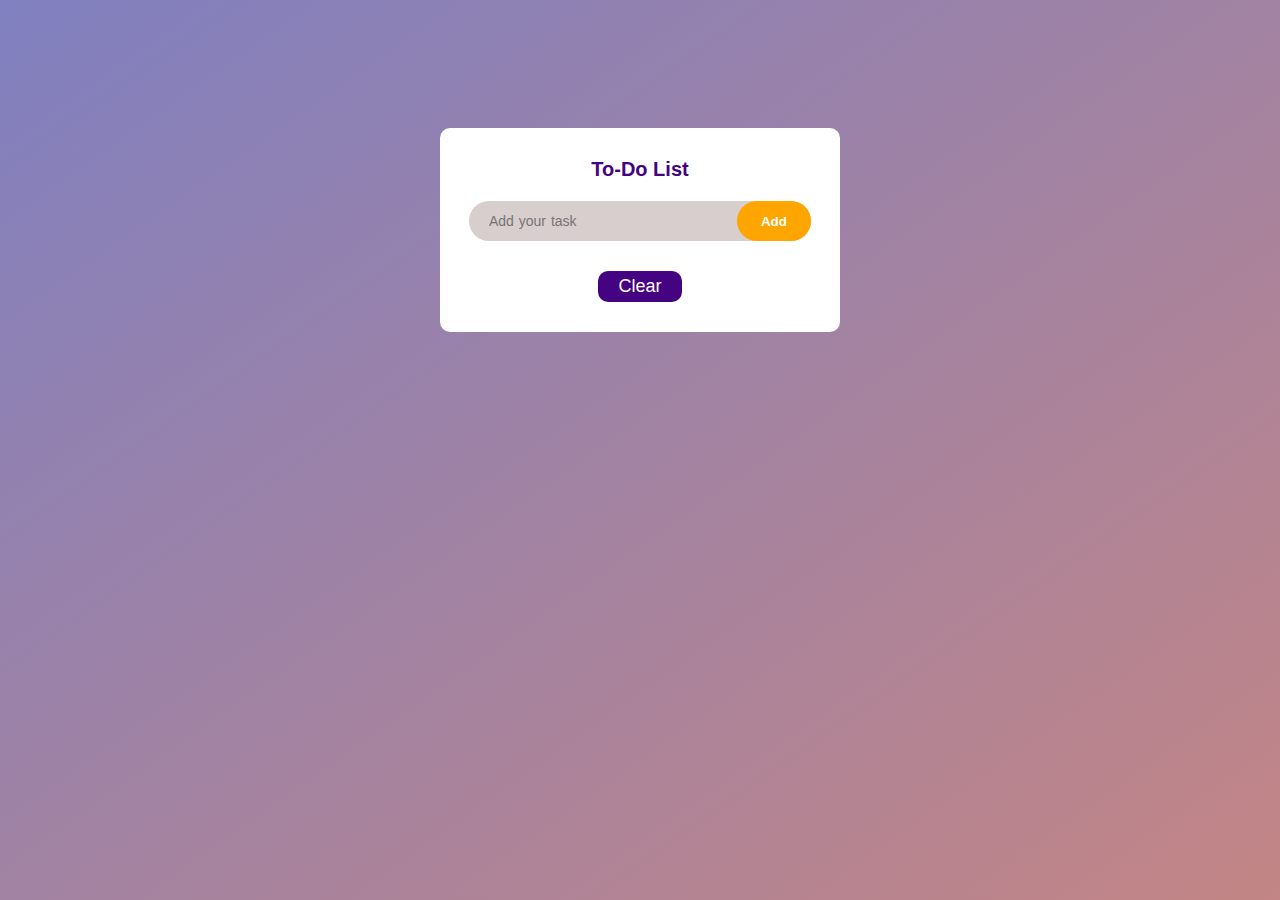
<file: 03-to-do-list/index.html>
<!DOCTYPE html>
<html lang="en">
<head>
    <meta charset="UTF-8">
    <meta name="viewport" content="width=device-width, initial-scale=1.0">
    <link rel="stylesheet" href="style.css">
    <script src="script.js" defer></script>
    <title>To Do List</title>
</head>
<body>
    <div class="wrapper">
        <div class="container">
            <div class="title">
                <p>To-Do List</p>
            </div>
            <div class="input-box-container">
                <input class="input-box" type="text" placeholder="Add your task">
                <button class="add-btn">Add</button>
            </div>
            <div class="tasks-container">
                <ul class="list-items"></ul>
            </div>
            <button class="clear-tasks">Clear</button>
        </div>
    </div>
</body>
</html>
</file>
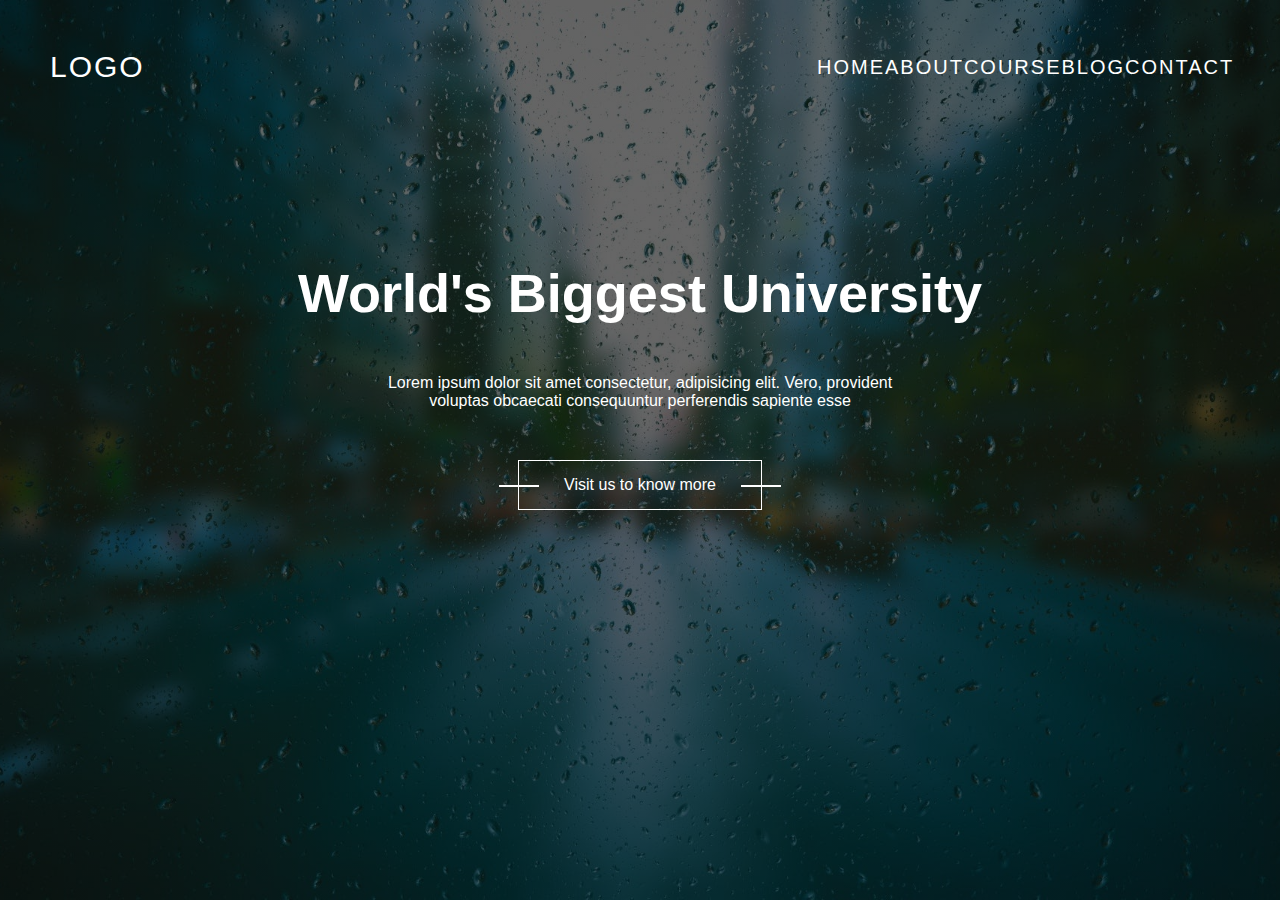
<file: 04-simple-website/index.html>
<!DOCTYPE html>
<html lang="en">
<head>
    <meta charset="UTF-8">
    <meta name="viewport" content="width=device-width, initial-scale=1.0">
    <link rel="stylesheet" href="style.css">
    <title>website</title>
</head>
<body>
    <header>
        <p id="logo">LOGO</p>
        <nav>
            <p>HOME</p>
            <p>ABOUT</p>
            <p>COURSE</p>
            <p>BLOG</p>
            <p>CONTACT</p>
        </nav>
    </header>
    <main>
        <h1>World's Biggest University</h1>
        <p class="parag">Lorem ipsum dolor sit amet consectetur, adipisicing elit. Vero, provident voluptas obcaecati consequuntur perferendis sapiente esse</p>
        <button>Visit us to know more</button>
        
    </main>
</body>
</html>
</file>
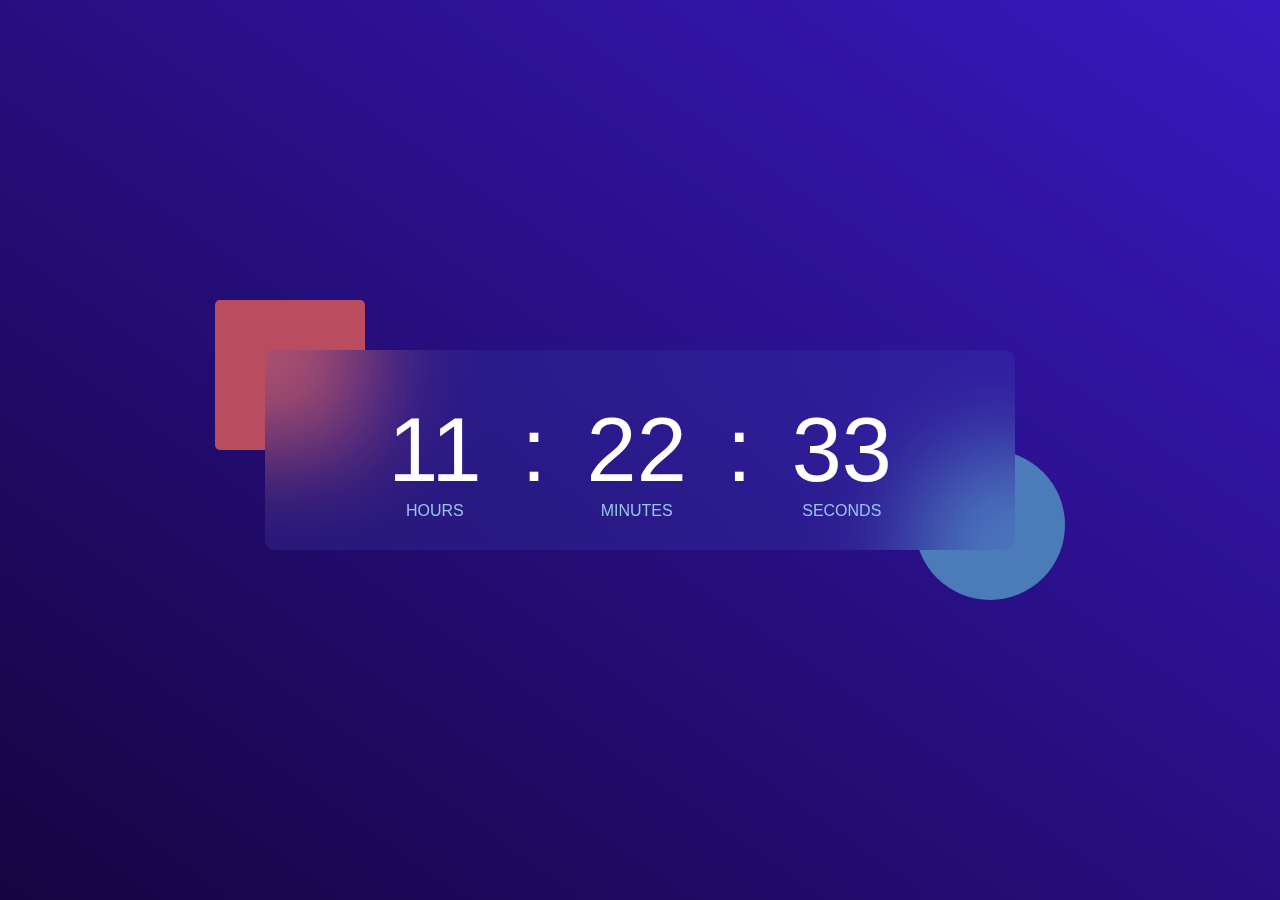
<file: 05-digital-watch/index.html>
<!DOCTYPE html>
<html lang="en">
<head>
    <meta charset="UTF-8">
    <meta name="viewport" content="width=device-width, initial-scale=1.0">
    <link rel="stylesheet" href="style.css">
    <script src="script.js" defer></script>
    <title>Digital Watch</title>
</head>
<body>
    <div class="hero">
        <div class="container">
            <div class="watch">
                <p class="watch-text">
                    <span id="hours" data-type="hours">11</span>:<span id="minutes" data-type="minutes">22</span>:<span id="seconds" data-type="seconds">33</span>
                </p>
            </div>
        </div>
    </div>
</body>
</html>
</file>
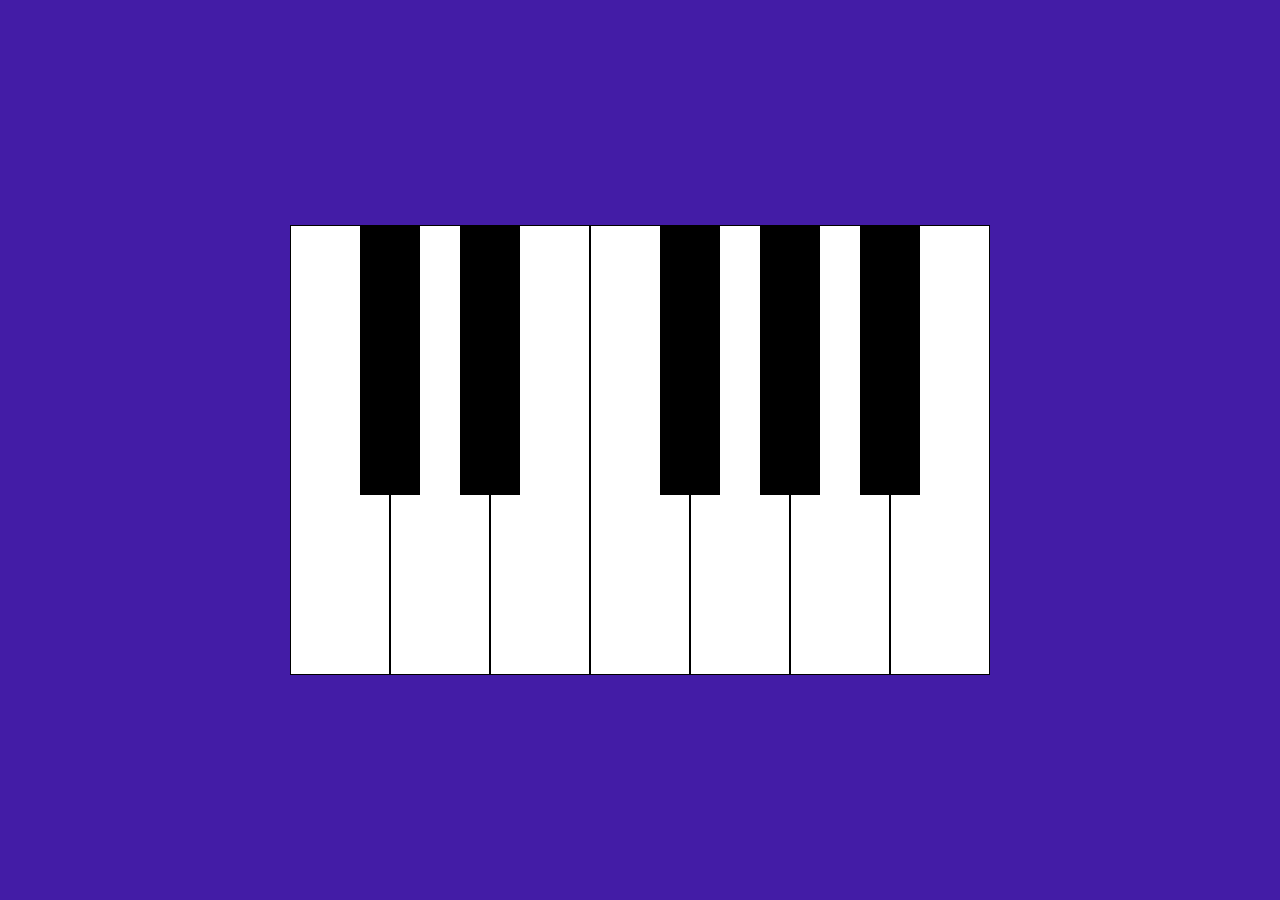
<file: 05-simple-piano/index.html>
<!DOCTYPE html>
<html lang="en">
<head>
    <meta charset="UTF-8">
    <meta name="viewport" content="width=device-width, initial-scale=1.0">
    <link rel="stylesheet" href="style.css">
    <script src="script.js" defer></script>
    <title>Simple Piano</title>
</head>
<body>
    <div class="container">
        <div class="piano">
            <div data-note="C" class="key"></div>
            <div data-note="Db" class="key black"></div>
            <div data-note="D" class="key"></div>
            <div data-note="Eb" class="key black"></div>
            <div data-note="E" class="key"></div>
            <div data-note="F" class="key"></div>
            <div data-note="Gb" class="key black"></div>
            <div data-note="G" class="key"></div>
            <div data-note="Ab" class="key black"></div>
            <div data-note="A" class="key"></div>
            <div data-note="Bb" class="key black"></div>
            <div data-note="B" class="key"></div>
        </div>
    </div>

    <audio id="C" src="notes/C.mp3"></audio>
    <audio id="Db" src="notes/Db.mp3"></audio>
    <audio id="D" src="notes/D.mp3"></audio>
    <audio id="Eb" src="notes/Eb.mp3"></audio>
    <audio id="E" src="notes/E.mp3"></audio>
    <audio id="F" src="notes/F.mp3"></audio>
    <audio id="Gb" src="notes/Gb.mp3"></audio>
    <audio id="G" src="notes/G.mp3"></audio>
    <audio id="Ab" src="notes/Ab.mp3"></audio>
    <audio id="A" src="notes/A.mp3"></audio>
    <audio id="Bb" src="notes/Bb.mp3"></audio>
    <audio id="B" src="notes/B.mp3"></audio>
</body>
</html>
</file>
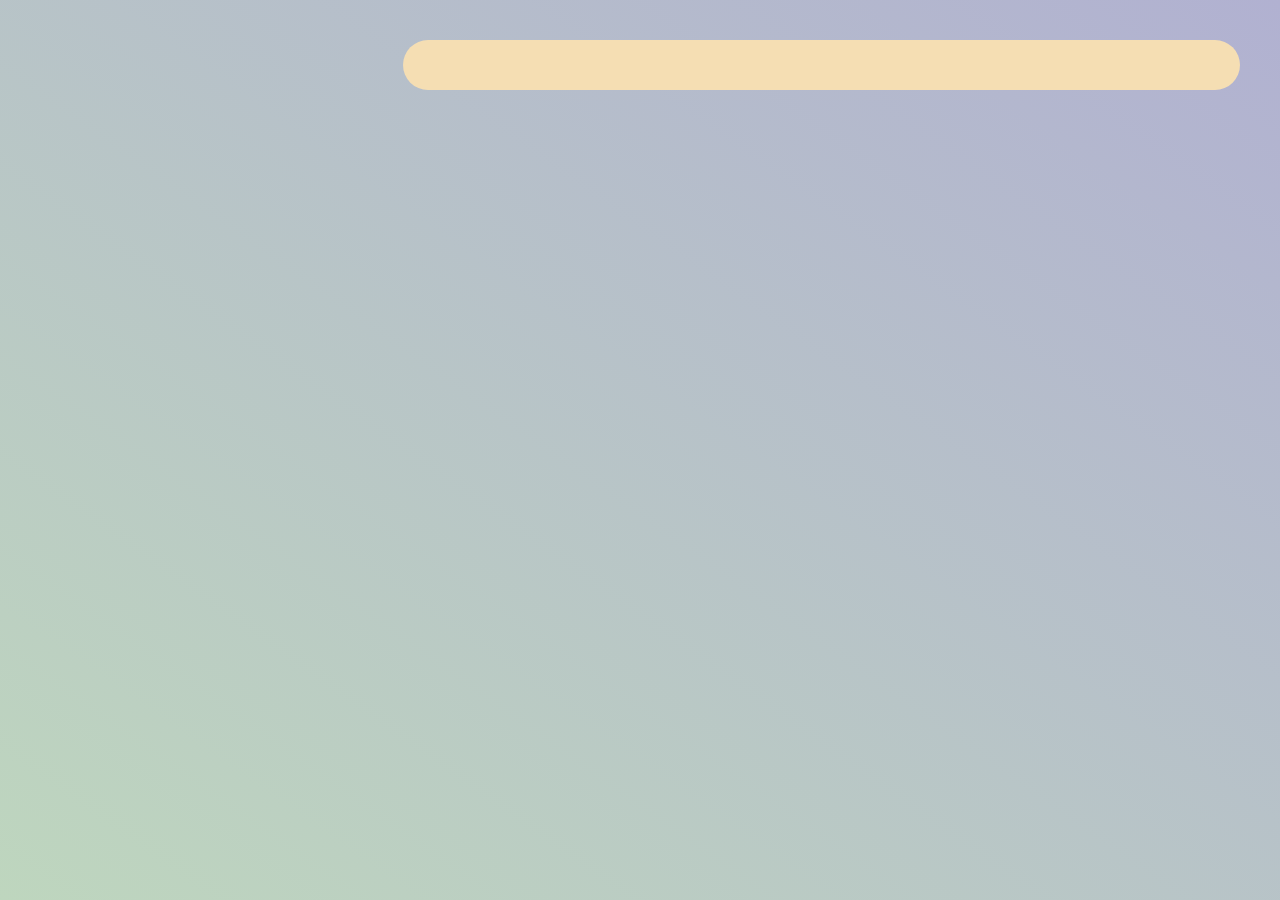
<file: 07-users-and-posts-API/index.html>
<!DOCTYPE html>
<html lang="en">
<head>
    <meta charset="UTF-8">
    <meta name="viewport" content="width=device-width, initial-scale=1.0">
    <link rel="stylesheet" href="style.css">
    <script src="script.js" defer></script>
    <title>API Exercise</title>
</head>
<body>
    <div class="wrapper">
        <div class="users-container">
            
        </div>
        <div class="posts-container">
            
        </div>
    </div>
</body>
</html>
</file>
<file: 03-to-do-list/style.css>
* {
    margin: 0;
    padding: 0;
    box-sizing: border-box;
    font-family: sans-serif;
}

body {
    height: 100vh;
    background: linear-gradient(to bottom right,rgb(128, 128, 192), rgb(195, 133, 133));
}

.wrapper {
    width: 100%;
    height: 100%;
    display: flex;
    justify-content: center;
    align-items: baseline;
    padding-top: 10%;
}

.container {
    background-color: white;
    min-width: 400px;
    min-height: 150px;
    padding: 30px 10px;
    display: flex;
    align-items: center;
    justify-content: space-between;
    flex-direction: column;
    border-radius: 10px;
}

.title p {
    font-size: 20px;
    font-weight: 600;
    color: rgb(68, 3, 129);
    margin-bottom: 20px;
}

.input-box-container {
    display: flex;
    justify-content: space-between;
    align-items: center;
    background-color: rgb(216, 206, 206);
    width: 90%;
    height: 40px;
    border-radius: 40px;
    margin-bottom: 20px;
}

.input-box {
    background: none;
    border: none;
    margin-left: 20px;
    height: 90%;
    font-size: 14px;
    word-spacing: 1px;
    width: 100%;
}

.input-box:focus {
    outline: none;
}

.add-btn {
    height: 100%;
    border-radius: 40px;
    width: 30%;
    border: none;
    color: white;
    font-weight: 700;
    background-color: orange;
    cursor: pointer;
}

.tasks-container{
    width: 100%;
    padding-left: 60px;
    line-height: 35px;
    display: flex;
    flex-direction: column;
    justify-content: baseline;
    align-items: baseline;
    
}

ul li{
    list-style: none;
    position: relative;
    cursor: pointer;
}

ul li::before {
    content: '';
    width: 15px;
    height: 15px;
    border-radius: 50%;
    background-color: white;
    border: 1px solid black;
    position: absolute;
    top: 8px;
    left: -25px;
}

ul li.checked {
    text-decoration: line-through;
}

ul li.checked::before {
    background-color: black; 
}

.clear-tasks { 
    margin-top: 10px;
    font-family: Arial, Helvetica, sans-serif;
    font-size: large;
    font-weight: 400;
    padding: 5px 20px;
    background-color: rgb(68, 3, 129);
    color: white;
    border: none;
    border-radius: 10px;
    cursor: pointer;
}
</file>
<file: 04-simple-website/style.css>
* {
    margin: 0;
    padding: 0;
    box-sizing: border-box;
    color: white;
    font-family: sans-serif;
}

body {
    width: 100%;
    height: 100vh;
    background-image: linear-gradient(rgba(0,0,0,0.6), rgba(0,0,0,0.6)), url(img.jpg);
    background-size: cover;
    background-position: center;
}

header {
    display: flex;
    justify-content: space-between;
    padding: 50px 50px;
    letter-spacing: 2px;
}

header nav {
    display: flex;
    justify-content: space-around;
    align-items: center;
    width: 35%;
    font-size: 20px;
}

#logo {
    font-size: 30px;
    font-weight: 400;
}

header p {
    cursor: pointer;
    position: relative;
}

header nav p::before {
    content: '';
    position: absolute;
    width: 100%;
    height: 3px;
    background-color: green;
    left: -50%;
    top: 100%;
    transform: translate(50%, -50%) scale(0);
    transition:transform 0.4s ease;
}

header nav p:hover::before {
    transform: translate(50%, -50%) scale(1);
}

main {
    margin: 10%;
    display: flex;
    flex-direction: column;
    justify-content: center;
    align-items: center;
    row-gap: 50px;
}

main h1 {
    font-size: 54px;
}

main p {
    width: 550px;
    text-align: center;
}

main button {
    font-size: 16px;
    padding: 15px 45px;
    background: inherit;
    border: 1px solid white;
    position: relative;
    cursor: pointer;
}

main button::before {
    content: '';
    width: 40px;
    height: 2px;
    background-color: white;
    position: absolute;
    top: 50%;
    left: -20px;
}

main button::after {
    content: '';
    width: 40px;
    height: 2px;
    background-color: white;
    position: absolute;
    top: 50%;
    left: 222px;
}

main button:hover {
    background-color: green;
    border: none;
}

main button:hover::before, main button:hover::after{
    background-color: green;
}
</file>
<file: 05-digital-watch/style.css>
* {
    padding: 0;
    margin: 0;
    box-sizing: border-box;
}

.hero {
    width: 100%;
    height: 100vh;
    background: linear-gradient(to top right, rgb(22, 4, 65), rgb(56, 25, 192));
    display: flex;
    align-items: center;
    justify-content: center;
    z-index: -100;
}

.container {
    display: flex;
    align-items: center;
    justify-content: center;
    position: relative;
    width: 750px;
    height: 200px;
}

.watch {
    width: 100%;
    height: 100%;
    display: flex;
    align-items: center;
    justify-content: center;
    background-color: rgba(86, 129, 238, 0.11);
    border-radius: 10px;
    backdrop-filter: blur(50px);
    z-index: 1;
}

.container::before {
    content: '';
    width: 150px;
    height: 150px;
    background-color: rgb(185, 76, 94);
    position: absolute;
    left:-50px;
    top: -50px;
    border-radius: 5px;
    
}

.container::after {
    content: '';
    width: 150px;
    height: 150px;
    background-color: rgb(76, 123, 185);
    position: absolute;
    right:-50px;
    bottom: -50px;
    border-radius: 50%;
}

.watch-text { 
    font-size: 90px;
    text-align: center;
    font-weight: 400;
    font-family: sans-serif;
    width: 100%;
    color: white;
}

.watch-text span {
    margin: 0 40px;
    position: relative;
}

.watch-text span::after {
    content: 'test';
    font-size: 16px;
    font-weight: 400;
    position: absolute;
    transform: translateX(-50%);
    left: 50%;
    bottom: -20px;
}

.watch-text #hours::after {
    content: "HOURS";
    color: rgb(152, 196, 238);
}

.watch-text #minutes::after {
    content: "MINUTES";
    color: rgb(152, 196, 238);
}

.watch-text #seconds::after {
    content: "SECONDS";
    color: rgb(152, 196, 238);
}
</file>
<file: 05-simple-piano/style.css>
* {
    padding: 0;
    margin: 0;
    box-sizing: border-box;
}

.container {
    height: 100vh;
    width: 100%;
    background-color:  rgb(67, 28, 166);
    display: flex;
    justify-content: center;
    align-items: center;
}

.piano {
    width: 700px;
    height: 450px;
    background-color: aliceblue;
    display: flex;
}

.key {
    width: 100px;
    height: 100%;
    background-color: white;
    border: 1px black solid;
}

.black {
    background-color: black;
    height: 60%;
    left: 60px;
    width: 60px;
    margin-left: -30px;
    margin-right: -30px;
    z-index: 2;
}

.key.active { 
    background-color: #ddcece;
}

.black.active {
    background-color: #333;
}
</file>
<file: 07-users-and-posts-API/style.css>
* {
    padding: 0;
    margin: 0;
    box-sizing: border-box;
    font-family: 'Courier New', Courier, monospace;
}

.wrapper {
    min-height: 100vh;
    width: 100%;
    background: linear-gradient(to top right, rgb(190, 214, 190), rgb(177, 177, 209));
    display: flex;
    padding: 40px;
}

.users-container {
    width: 350px;
    margin-right: 40px;
    padding-top: 20px;
}

.posts-container {
    background-color: wheat;
    width: 900px;
    border-radius: 40px;
    height: fit-content;
}

.user {
    width: 100%;
    height: 50px;
    padding-left: 20px;
    background-color: white;
    border-radius: 30px;
    margin-bottom: 10px;
    font-size: 15px;
    display: flex;
    flex-direction: column;
    justify-content: center;
    cursor: pointer;
}

.selected-user {
    border: 4px rgb(255, 123, 0) solid;
}

.posts-container {
    padding: 25px 50px
}

.post {
    background-color: white;
    padding: 20px 20px;
    font-size: 16px;
    font-family: Arial, Helvetica, sans-serif;
    border-radius: 10px;
    box-shadow: 0 4px 4px rgba(0, 0, 0, 0.2);
    margin-bottom: 15px;
}

.post > span {
    display: block;
    font-size: 20px;
    font-weight: bold;
    font-family: Arial, Helvetica, sans-serif;
}
</file>
